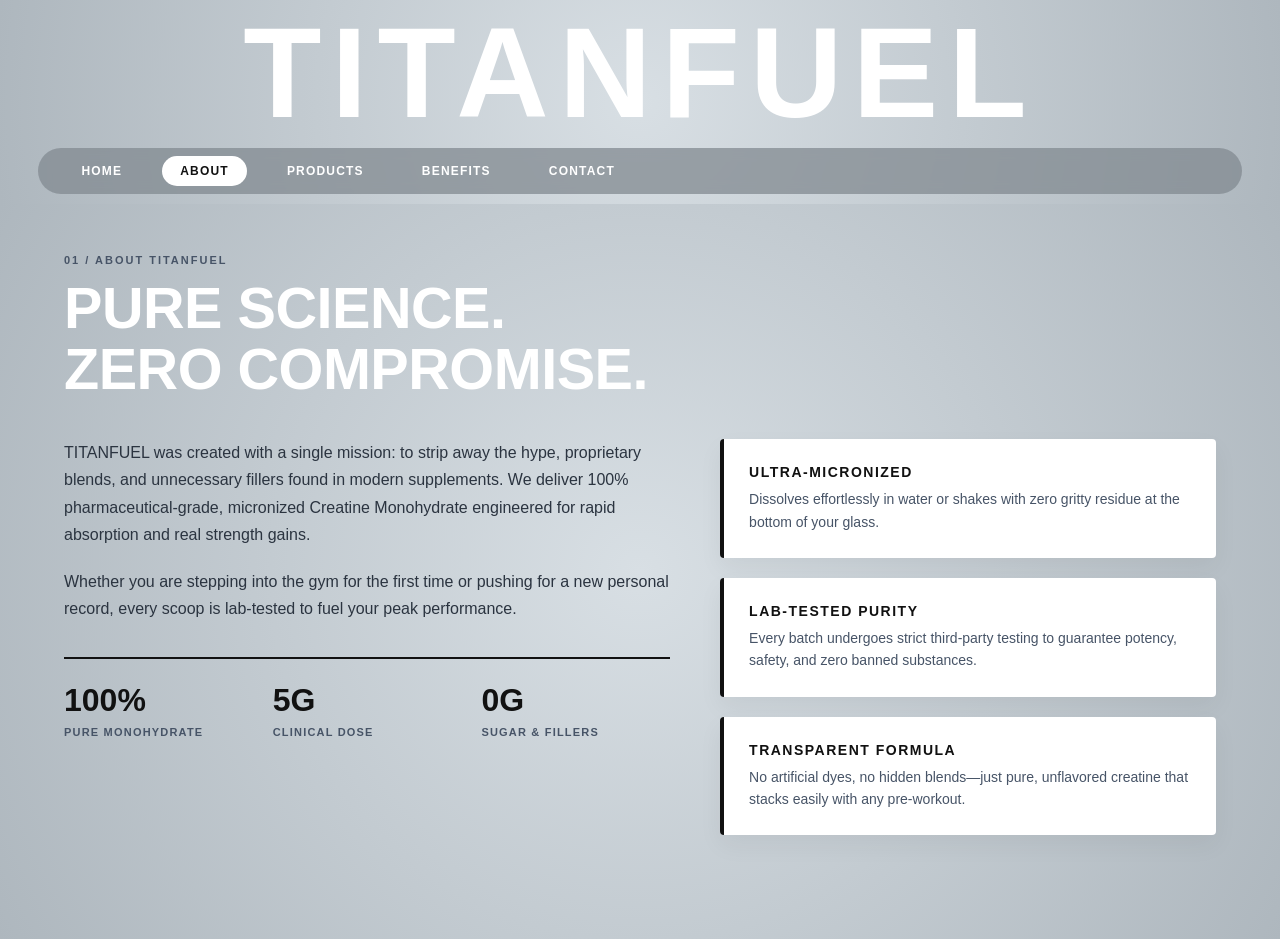
<file: about.html>
<!DOCTYPE html>
<html lang="en">
<head>
  <meta charset="UTF-8">
  <meta name="viewport" content="width=device-width, initial-scale=1.0">
  <title>TITANFUEL | About Us</title>
  <link rel="stylesheet" href="about.css">
</head>
<body>

  <!-- Navigation Bar -->
  <header>
    <div class="brand-banner">TITANFUEL</div>
    <nav>
      <div class="nav-left">
        <a href="home.html">HOME</a>
        <a href="about.html" class="active">ABOUT</a>
        <a href="products.html">PRODUCTS</a>
        <a href="benefits.html">BENEFITS</a>
        <a href="contact.html">CONTACT</a>
      </div>
    </nav>
  </header>

  <!-- About Section Content -->
  <section class="about-page">
    <div class="about-header">
      <span class="section-tag">01 / ABOUT TITANFUEL</span>
      <h2>PURE SCIENCE.<br>ZERO COMPROMISE.</h2>
    </div>

    <div class="about-grid">
      <div class="about-story">
        <p>
          TITANFUEL was created with a single mission: to strip away the hype, proprietary blends, and unnecessary fillers found in modern supplements. We deliver 100% pharmaceutical-grade, micronized Creatine Monohydrate engineered for rapid absorption and real strength gains.
        </p>
        <p>
          Whether you are stepping into the gym for the first time or pushing for a new personal record, every scoop is lab-tested to fuel your peak performance.
        </p>

        <div class="about-metrics">
          <div class="metric">
            <h3>100%</h3>
            <span>PURE MONOHYDRATE</span>
          </div>
          <div class="metric">
            <h3>5G</h3>
            <span>CLINICAL DOSE</span>
          </div>
          <div class="metric">
            <h3>0G</h3>
            <span>SUGAR & FILLERS</span>
          </div>
        </div>
      </div>

      <div class="about-pillars">
        <div class="pillar-item">
          <h4>ULTRA-MICRONIZED</h4>
          <p>Dissolves effortlessly in water or shakes with zero gritty residue at the bottom of your glass.</p>
        </div>

        <div class="pillar-item">
          <h4>LAB-TESTED PURITY</h4>
          <p>Every batch undergoes strict third-party testing to guarantee potency, safety, and zero banned substances.</p>
        </div>

        <div class="pillar-item">
          <h4>TRANSPARENT FORMULA</h4>
          <p>No artificial dyes, no hidden blends—just pure, unflavored creatine that stacks easily with any pre-workout.</p>
        </div>
      </div>
    </div>
  </section>

</body>
</html>
</file>
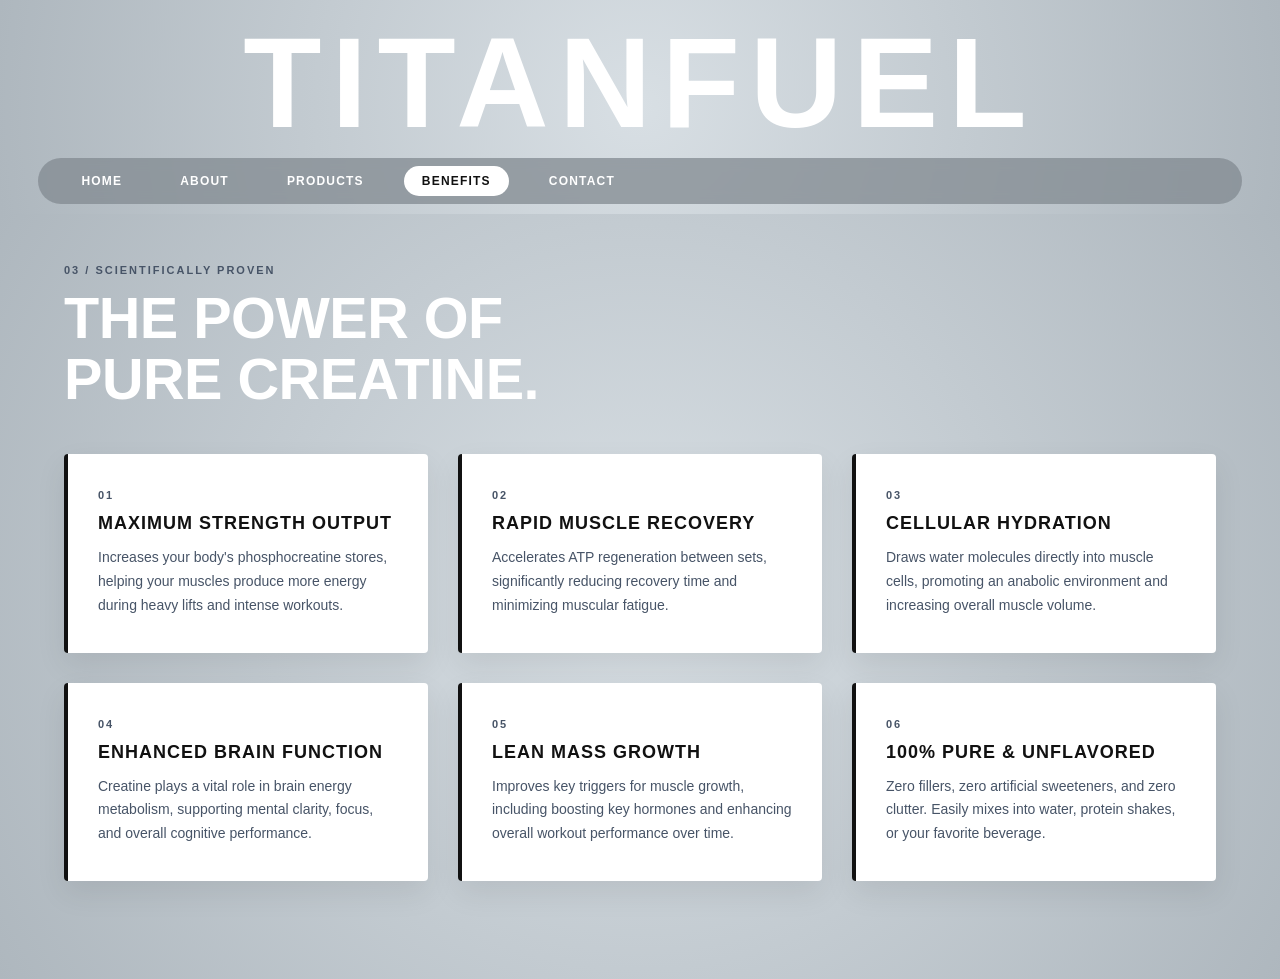
<file: benefits.html>
<!DOCTYPE html>
<html lang="en">
<head>
  <meta charset="UTF-8">
  <meta name="viewport" content="width=device-width, initial-scale=1.0">
  <title>TITANFUEL | Benefits</title>
  <link rel="stylesheet" href="benefits.css">
</head>
<body>

  <!-- Navigation Bar -->
  <header>
    <div class="brand-banner">TITANFUEL</div>
    <nav>
      <div class="nav-left">
        <a href="home.html">HOME</a>
        <a href="about.html">ABOUT</a>
        <a href="products.html">PRODUCTS</a>
        <a href="benefits.html" class="active">BENEFITS</a>
        <a href="contact.html">CONTACT</a>
      </div>
    </nav>
  </header>

  <!-- Benefits Section Content -->
  <section class="benefits-page">
    <div class="benefits-header">
      <span class="section-tag">03 / SCIENTIFICALLY PROVEN</span>
      <h2>THE POWER OF<br>PURE CREATINE.</h2>
    </div>

    <div class="benefits-grid">
      
      <!-- Benefit 1 -->
      <div class="benefit-card">
        <span class="benefit-num">01</span>
        <h3>MAXIMUM STRENGTH OUTPUT</h3>
        <p>Increases your body's phosphocreatine stores, helping your muscles produce more energy during heavy lifts and intense workouts.</p>
      </div>

      <!-- Benefit 2 -->
      <div class="benefit-card">
        <span class="benefit-num">02</span>
        <h3>RAPID MUSCLE RECOVERY</h3>
        <p>Accelerates ATP regeneration between sets, significantly reducing recovery time and minimizing muscular fatigue.</p>
      </div>

      <!-- Benefit 3 -->
      <div class="benefit-card">
        <span class="benefit-num">03</span>
        <h3>CELLULAR HYDRATION</h3>
        <p>Draws water molecules directly into muscle cells, promoting an anabolic environment and increasing overall muscle volume.</p>
      </div>

      <!-- Benefit 4 -->
      <div class="benefit-card">
        <span class="benefit-num">04</span>
        <h3>ENHANCED BRAIN FUNCTION</h3>
        <p>Creatine plays a vital role in brain energy metabolism, supporting mental clarity, focus, and overall cognitive performance.</p>
      </div>

      <!-- Benefit 5 -->
      <div class="benefit-card">
        <span class="benefit-num">05</span>
        <h3>LEAN MASS GROWTH</h3>
        <p>Improves key triggers for muscle growth, including boosting key hormones and enhancing overall workout performance over time.</p>
      </div>

      <!-- Benefit 6 -->
      <div class="benefit-card">
        <span class="benefit-num">06</span>
        <h3>100% PURE & UNFLAVORED</h3>
        <p>Zero fillers, zero artificial sweeteners, and zero clutter. Easily mixes into water, protein shakes, or your favorite beverage.</p>
      </div>

    </div>
  </section>

</body>
</html>
</file>
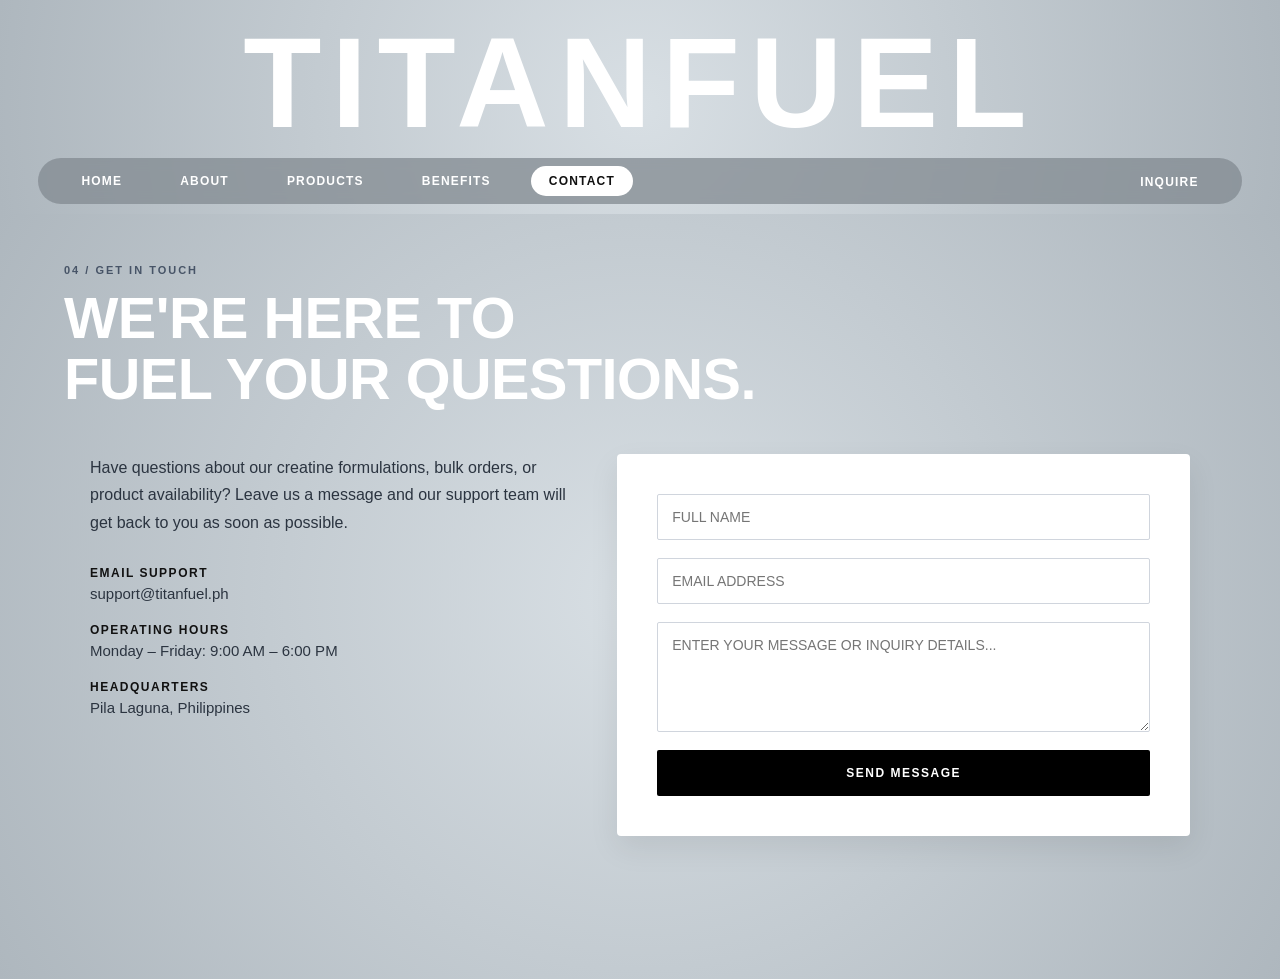
<file: contact.html>
<!DOCTYPE html>
<html lang="en">
<head>
  <meta charset="UTF-8">
  <meta name="viewport" content="width=device-width, initial-scale=1.0">
  <title>TITANFUEL | Contact Us</title>
  <link rel="stylesheet" href="contact.css">
</head>
<body>

  <!-- Navigation Bar -->
  <header>
    <div class="brand-banner">TITANFUEL</div>
    <nav>
      <div class="nav-left">
        <a href="home.html">HOME</a>
        <a href="about.html">ABOUT</a>
        <a href="products.html">PRODUCTS</a>
        <a href="benefits.html">BENEFITS</a>
        <a href="contact.html" class="active">CONTACT</a>
      </div>
      <div class="nav-right">
        <a href="contact.html">INQUIRE</a>
      </div>
    </nav>
  </header>

  <!-- Contact Section Content -->
  <section class="contact-page">
    <div class="contact-header">
      <span class="section-tag">04 / GET IN TOUCH</span>
      <h2>WE'RE HERE TO<br>FUEL YOUR QUESTIONS.</h2>
    </div>

    <div class="contact-grid">
      <div class="contact-info">
        <p>Have questions about our creatine formulations, bulk orders, or product availability? Leave us a message and our support team will get back to you as soon as possible.</p>
        
        <div class="info-item">
          <h4>EMAIL SUPPORT</h4>
          <span>support@titanfuel.ph</span>
        </div>

        <div class="info-item">
          <h4>OPERATING HOURS</h4>
          <span>Monday – Friday: 9:00 AM – 6:00 PM</span>
        </div>

        <div class="info-item">
          <h4>HEADQUARTERS</h4>
          <span>Pila Laguna, Philippines</span>
        </div>
      </div>

      <!-- Pure static form without onsubmit or JS -->
      <form class="contact-form">
        <input type="text" placeholder="FULL NAME" required>
        <input type="email" placeholder="EMAIL ADDRESS" required>
        <textarea rows="5" placeholder="ENTER YOUR MESSAGE OR INQUIRY DETAILS..." required></textarea>
        <button type="submit" class="submit-btn">SEND MESSAGE</button>
      </form>
    </div>
  </section>

</body>
</html>
</file>
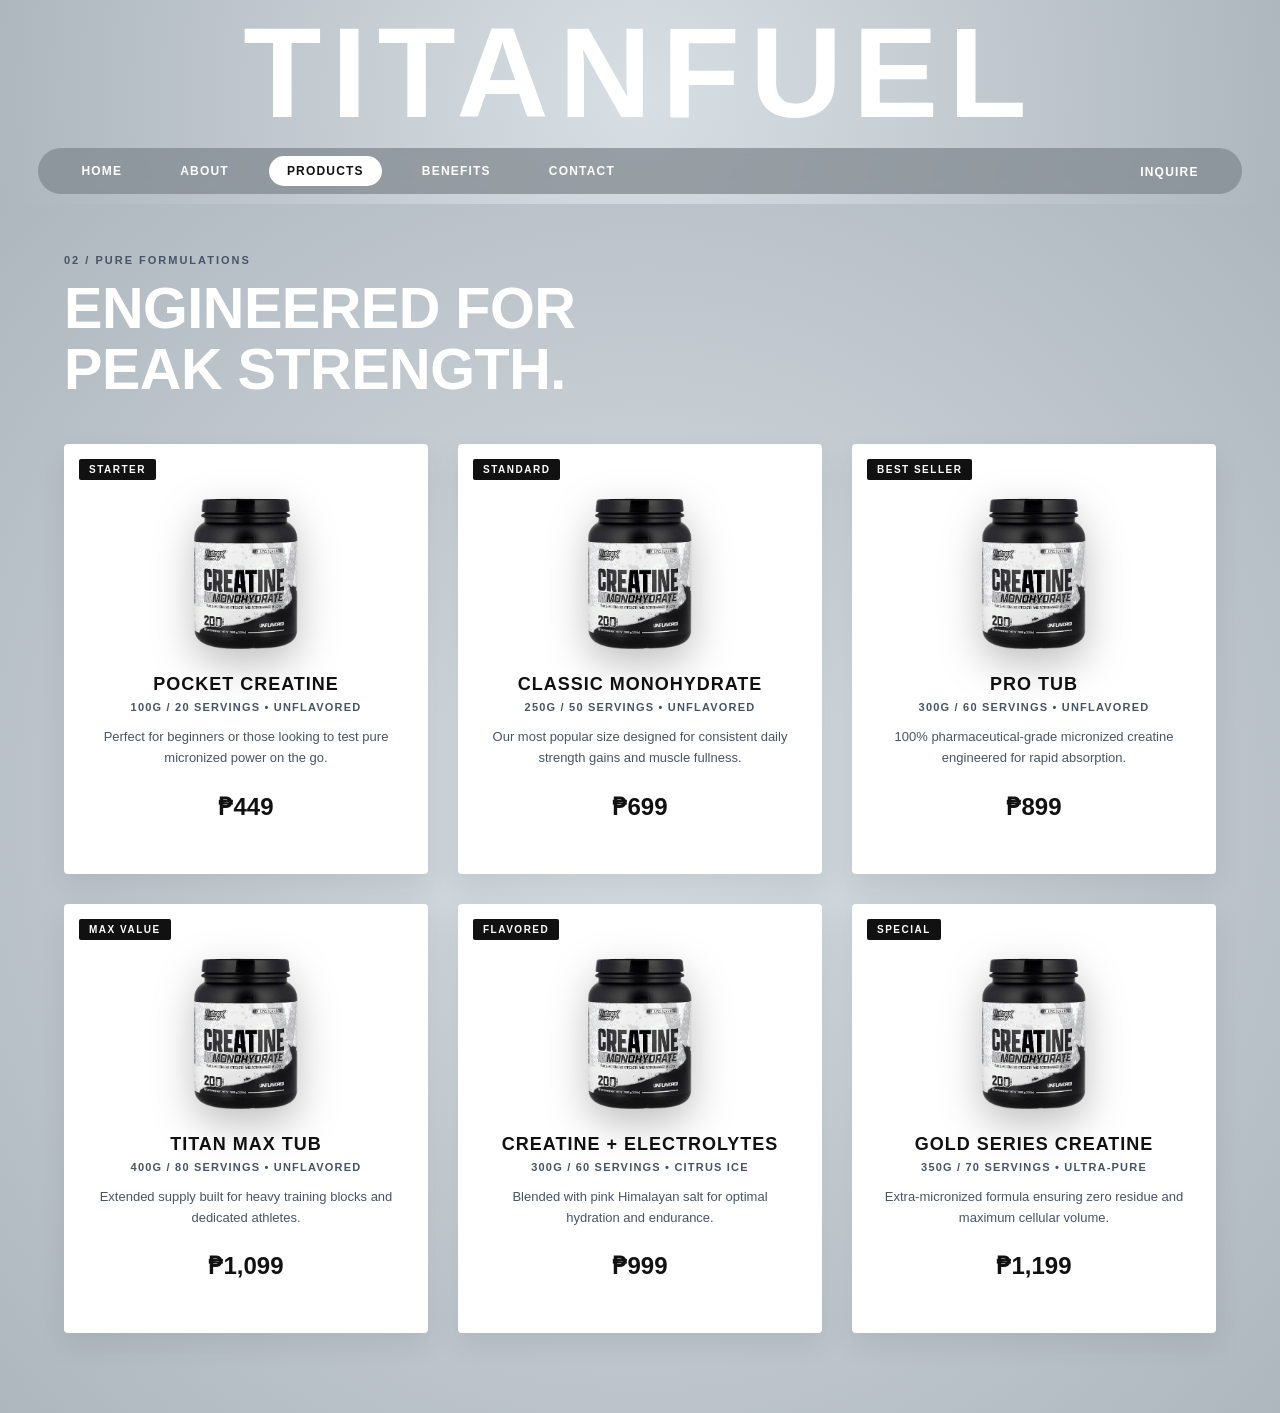
<file: products.html>
<!DOCTYPE html>
<html lang="en">
<head>
  <meta charset="UTF-8">
  <meta name="viewport" content="width=device-width, initial-scale=1.0">
  <title>TITANFUEL | Products</title>
  <link rel="stylesheet" href="products.css">
</head>
<body>

  <!-- Navigation Bar -->
  <header>
    <div class="brand-banner">TITANFUEL</div>
    <nav>
      <div class="nav-left">
        <a href="home.html">HOME</a>
        <a href="about.html">ABOUT</a>
        <a href="products.html" class="active">PRODUCTS</a>
        <a href="benefits.html">BENEFITS</a>
        <a href="contact.html">CONTACT</a>
      </div>
      <div class="nav-right">
        <a href="contact.html">INQUIRE</a>
      </div>
    </nav>
  </header>

  <!-- Products Section Content -->
  <section class="products-page">
    <div class="products-header">
      <span class="section-tag">02 / PURE FORMULATIONS</span>
      <h2>ENGINEERED FOR<br>PEAK STRENGTH.</h2>
    </div>

    <div class="products-grid">
      
      <!-- Product 1 -->
      <div class="product-card">
        <div class="product-badge">STARTER</div>
        <img src="creatine.png" alt="Creatine Monohydrate 100g">
        <div class="product-info">
          <h3>POCKET CREATINE</h3>
          <span class="product-weight">100G / 20 SERVINGS • UNFLAVORED</span>
          <p>Perfect for beginners or those looking to test pure micronized power on the go.</p>
        </div>
        <div class="product-footer">
          <span class="price">₱449</span>
        </div>
      </div>

      <!-- Product 2 -->
      <div class="product-card">
        <div class="product-badge">STANDARD</div>
        <img src="creatine.png" alt="Creatine Monohydrate 250g">
        <div class="product-info">
          <h3>CLASSIC MONOHYDRATE</h3>
          <span class="product-weight">250G / 50 SERVINGS • UNFLAVORED</span>
          <p>Our most popular size designed for consistent daily strength gains and muscle fullness.</p>
        </div>
        <div class="product-footer">
          <span class="price">₱699</span>
        </div>
      </div>

      <!-- Product 3 -->
      <div class="product-card">
        <div class="product-badge">BEST SELLER</div>
        <img src="creatine.png" alt="Creatine Monohydrate 300g">
        <div class="product-info">
          <h3>PRO TUB</h3>
          <span class="product-weight">300G / 60 SERVINGS • UNFLAVORED</span>
          <p>100% pharmaceutical-grade micronized creatine engineered for rapid absorption.</p>
        </div>
        <div class="product-footer">
          <span class="price">₱899</span>
        </div>
      </div>

      <!-- Product 4 -->
      <div class="product-card">
        <div class="product-badge">MAX VALUE</div>
        <img src="creatine.png" alt="Creatine Monohydrate 400g">
        <div class="product-info">
          <h3>TITAN MAX TUB</h3>
          <span class="product-weight">400G / 80 SERVINGS • UNFLAVORED</span>
          <p>Extended supply built for heavy training blocks and dedicated athletes.</p>
        </div>
        <div class="product-footer">
          <span class="price">₱1,099</span>
        </div>
      </div>

      <!-- Product 5 -->
      <div class="product-card">
        <div class="product-badge">FLAVORED</div>
        <img src="creatine.png" alt="Creatine + Electrolytes">
        <div class="product-info">
          <h3>CREATINE + ELECTROLYTES</h3>
          <span class="product-weight">300G / 60 SERVINGS • CITRUS ICE</span>
          <p>Blended with pink Himalayan salt for optimal hydration and endurance.</p>
        </div>
        <div class="product-footer">
          <span class="price">₱999</span>
        </div>
      </div>

      <!-- Product 6 -->
      <div class="product-card">
        <div class="product-badge">SPECIAL</div>
        <img src="creatine.png" alt="Creatine Monohydrate Micronized Gold">
        <div class="product-info">
          <h3>GOLD SERIES CREATINE</h3>
          <span class="product-weight">350G / 70 SERVINGS • ULTRA-PURE</span>
          <p>Extra-micronized formula ensuring zero residue and maximum cellular volume.</p>
        </div>
        <div class="product-footer">
          <span class="price">₱1,199</span>
        </div>
      </div>

    </div>
  </section>

</body>
</html>
</file>
<file: about.css>
* {
  margin: 0;
  padding: 0;
  box-sizing: border-box;
  font-family: 'Helvetica Neue', Arial, sans-serif;
}

body {
  background-color: #c2cad0;
  color: #ffffff;
}

/* Header & Pill-Shaped Nav Styling (Eksaktong kapareho ng Home) */
header {
  padding: 15px 3% 10px;
  background: radial-gradient(circle at center, #d8dfe4 0%, #aeb7be 100%);
}

.brand-banner {
  font-size: clamp(3.2rem, 10vw, 8.5rem);
  font-weight: 900;
  letter-spacing: 0.08em;
  text-align: center;
  line-height: 0.9;
  color: #ffffff;
  text-transform: uppercase;
  user-select: none;
  margin-bottom: 18px;
}

nav {
  display: flex;
  justify-content: space-between;
  align-items: center;
  background-color: rgba(130, 138, 145, 0.75);
  padding: 8px 25px;
  border-radius: 50px;
  backdrop-filter: blur(6px);
}

.nav-left {
  display: flex;
  align-items: center;
  gap: 22px;
}

nav a {
  color: #ffffff;
  text-decoration: none;
  font-size: 12px;
  font-weight: 700;
  letter-spacing: 1.2px;
  padding: 8px 18px;
  border-radius: 30px;
  transition: all 0.2s ease;
}

nav a:hover {
  opacity: 0.8;
}

/* Puting pill button para sa Active link (ABOUT) */
nav a.active {
  background-color: #ffffff;
  color: #111111;
}

/* About Page Content */
.about-page {
  padding: 50px 5%;
  min-height: calc(85vh - 30px);
  background: radial-gradient(circle at center, #d8dfe4 0%, #aeb7be 100%);
}

.about-header {
  margin-bottom: 40px;
}

.section-tag {
  display: block;
  font-size: 11px;
  font-weight: 800;
  letter-spacing: 2px;
  color: #475467;
  margin-bottom: 12px;
  text-transform: uppercase;
}

.about-header h2 {
  font-size: clamp(2.2rem, 4.5vw, 3.8rem);
  font-weight: 900;
  line-height: 1.05;
  letter-spacing: -0.5px;
  text-transform: uppercase;
  color: #ffffff;
}

.about-grid {
  display: grid;
  grid-template-columns: 1.1fr 0.9fr;
  gap: 50px;
  align-items: start;
  max-width: 1200px;
  margin: 0 auto;
}

.about-story p {
  font-size: 16px;
  line-height: 1.7;
  color: #2b3440;
  margin-bottom: 20px;
}

/* Key Metrics Row */
.about-metrics {
  display: grid;
  grid-template-columns: repeat(3, 1fr);
  gap: 20px;
  margin-top: 35px;
  padding-top: 25px;
  border-top: 2px solid #111111;
}

.metric h3 {
  font-size: 32px;
  font-weight: 900;
  line-height: 1;
  margin-bottom: 6px;
  color: #111111;
}

.metric span {
  font-size: 11px;
  font-weight: 700;
  letter-spacing: 1.2px;
  color: #475467;
}

/* Right Side Pillars */
.about-pillars {
  display: flex;
  flex-direction: column;
  gap: 20px;
}

.pillar-item {
  padding: 25px;
  background-color: #ffffff;
  border-radius: 4px;
  border-left: 4px solid #111111;
  box-shadow: 0 10px 25px rgba(0, 0, 0, 0.05);
}

.pillar-item h4 {
  font-size: 14px;
  font-weight: 800;
  letter-spacing: 1.5px;
  margin-bottom: 8px;
  color: #111111;
}

.pillar-item p {
  font-size: 14px;
  line-height: 1.6;
  color: #475467;
}

/* Responsive View */
@media (max-width: 768px) {
  nav {
    flex-direction: column;
    border-radius: 20px;
    gap: 12px;
    padding: 15px;
  }

  .nav-left {
    flex-wrap: wrap;
    justify-content: center;
    gap: 10px;
  }

  .about-grid {
    grid-template-columns: 1fr;
    gap: 30px;
  }

  .about-metrics {
    grid-template-columns: 1fr;
    gap: 20px;
  }
}
</file>
<file: benefits.css>
* {
  margin: 0;
  padding: 0;
  box-sizing: border-box;
  font-family: 'Helvetica Neue', Arial, sans-serif;
}

body {
  background-color: #c2cad0;
  color: #ffffff;
}

/* Header & Pill-Shaped Nav Styling */
header {
  padding: 25px 3% 10px;
  background: radial-gradient(circle at center, #d8dfe4 0%, #aeb7be 100%);
}

.brand-banner {
  font-size: clamp(3.2rem, 10vw, 8.5rem);
  font-weight: 900;
  letter-spacing: 0.08em;
  text-align: center;
  line-height: 0.9;
  color: #ffffff;
  text-transform: uppercase;
  user-select: none;
  margin-bottom: 18px;
}

nav {
  display: flex;
  justify-content: space-between;
  align-items: center;
  background-color: rgba(130, 138, 145, 0.75);
  padding: 8px 25px;
  border-radius: 50px;
  backdrop-filter: blur(6px);
}

.nav-left {
  display: flex;
  align-items: center;
  gap: 22px;
}

nav a {
  color: #ffffff;
  text-decoration: none;
  font-size: 12px;
  font-weight: 700;
  letter-spacing: 1.2px;
  padding: 8px 18px;
  border-radius: 30px;
  transition: all 0.2s ease;
}

nav a:hover {
  opacity: 0.8;
}

nav a.active {
  background-color: #ffffff;
  color: #111111;
}

/* Benefits Page Content */
.benefits-page {
  padding: 50px 5% 80px;
  min-height: 85vh;
  background: radial-gradient(circle at center, #d8dfe4 0%, #aeb7be 100%);
}

.benefits-header {
  margin-bottom: 45px;
}

.section-tag {
  display: block;
  font-size: 11px;
  font-weight: 800;
  letter-spacing: 2px;
  color: #475467;
  margin-bottom: 12px;
  text-transform: uppercase;
}

.benefits-header h2 {
  font-size: clamp(2.2rem, 4.5vw, 3.8rem);
  font-weight: 900;
  line-height: 1.05;
  letter-spacing: -0.5px;
  text-transform: uppercase;
  color: #ffffff;
}

/* Benefits Cards Grid */
.benefits-grid {
  display: grid;
  grid-template-columns: repeat(3, 1fr);
  gap: 30px;
  max-width: 1200px;
  margin: 0 auto;
}

.benefit-card {
  background-color: #ffffff;
  padding: 35px 30px;
  border-radius: 4px;
  border-left: 4px solid #111111;
  box-shadow: 0 12px 30px rgba(0, 0, 0, 0.08);
  transition: transform 0.3s ease, box-shadow 0.3s ease;
}

.benefit-card:hover {
  transform: translateY(-6px);
  box-shadow: 0 18px 40px rgba(0, 0, 0, 0.14);
}

.benefit-num {
  display: block;
  font-size: 11px;
  font-weight: 800;
  letter-spacing: 2px;
  color: #475467;
  margin-bottom: 12px;
}

.benefit-card h3 {
  font-size: 18px;
  font-weight: 900;
  letter-spacing: 1px;
  margin-bottom: 12px;
  color: #111111;
}

.benefit-card p {
  color: #475467;
  font-size: 14px;
  line-height: 1.7;
}

@media (max-width: 1024px) {
  .benefits-grid {
    grid-template-columns: repeat(2, 1fr);
  }
}

@media (max-width: 768px) {
  nav {
    flex-direction: column;
    border-radius: 20px;
    gap: 12px;
    padding: 15px;
  }

  .nav-left {
    flex-wrap: wrap;
    justify-content: center;
    gap: 10px;
  }

  .benefits-grid {
    grid-template-columns: 1fr;
    gap: 25px;
  }
}
</file>
<file: contact.css>
* {
  margin: 0;
  padding: 0;
  box-sizing: border-box;
  font-family: 'Helvetica Neue', Arial, sans-serif;
}

body {
  background-color: #c2cad0;
  color: #ffffff;
}

/* Header & Pill-Shaped Nav Styling */
header {
  padding: 25px 3% 10px;
  background: radial-gradient(circle at center, #d8dfe4 0%, #aeb7be 100%);
}

.brand-banner {
  font-size: clamp(3.2rem, 10vw, 8.5rem);
  font-weight: 900;
  letter-spacing: 0.08em;
  text-align: center;
  line-height: 0.9;
  color: #ffffff;
  text-transform: uppercase;
  user-select: none;
  margin-bottom: 18px;
}

nav {
  display: flex;
  justify-content: space-between;
  align-items: center;
  background-color: rgba(130, 138, 145, 0.75);
  padding: 8px 25px;
  border-radius: 50px;
  backdrop-filter: blur(6px);
}

.nav-left {
  display: flex;
  align-items: center;
  gap: 22px;
}

nav a {
  color: #ffffff;
  text-decoration: none;
  font-size: 12px;
  font-weight: 700;
  letter-spacing: 1.2px;
  padding: 8px 18px;
  border-radius: 30px;
  transition: all 0.2s ease;
}

nav a:hover {
  opacity: 0.8;
}

nav a.active {
  background-color: #ffffff;
  color: #111111;
}

/* Contact Page Content */
.contact-page {
  padding: 50px 5% 80px;
  min-height: 85vh;
  background: radial-gradient(circle at center, #d8dfe4 0%, #aeb7be 100%);
}

.contact-header {
  margin-bottom: 45px;
}

.section-tag {
  display: block;
  font-size: 11px;
  font-weight: 800;
  letter-spacing: 2px;
  color: #475467;
  margin-bottom: 12px;
  text-transform: uppercase;
}

.contact-header h2 {
  font-size: clamp(2.2rem, 4.5vw, 3.8rem);
  font-weight: 900;
  line-height: 1.05;
  letter-spacing: -0.5px;
  text-transform: uppercase;
  color: #ffffff;
}

.contact-grid {
  display: grid;
  grid-template-columns: 1fr 1.2fr;
  gap: 50px;
  max-width: 1100px;
  margin: 0 auto;
}

.contact-info p {
  font-size: 16px;
  line-height: 1.7;
  color: #2b3440;
  margin-bottom: 30px;
}

.info-item {
  margin-bottom: 20px;
}

.info-item h4 {
  font-size: 12px;
  font-weight: 800;
  letter-spacing: 1.5px;
  color: #111111;
  margin-bottom: 5px;
}

.info-item span {
  font-size: 15px;
  color: #2b3440;
}

.contact-form {
  background-color: #ffffff;
  padding: 40px;
  border-radius: 4px;
  box-shadow: 0 12px 30px rgba(0, 0, 0, 0.08);
  display: flex;
  flex-direction: column;
  gap: 18px;
}

.contact-form input,
.contact-form textarea {
  width: 100%;
  padding: 14px;
  border: 1px solid #d0d5dd;
  border-radius: 2px;
  font-size: 14px;
  color: #111111;
  outline: none;
}

.contact-form input:focus,
.contact-form textarea:focus {
  border-color: #000000;
}

.submit-btn {
  background-color: #000000;
  color: #ffffff;
  border: none;
  font-size: 12px;
  font-weight: bold;
  letter-spacing: 1.5px;
  padding: 16px;
  text-transform: uppercase;
  cursor: pointer;
  border-radius: 2px;
  transition: background-color 0.2s;
}

.submit-btn:hover {
  background-color: #222222;
}

@media (max-width: 768px) {
  nav {
    flex-direction: column;
    border-radius: 20px;
    gap: 12px;
    padding: 15px;
  }

  .nav-left {
    flex-wrap: wrap;
    justify-content: center;
    gap: 10px;
  }

  .contact-grid {
    grid-template-columns: 1fr;
    gap: 40px;
  }
}
</file>
<file: products.css>
* {
  margin: 0;
  padding: 0;
  box-sizing: border-box;
  font-family: 'Helvetica Neue', Arial, sans-serif;
}

body {
  background-color: #c2cad0;
  color: #ffffff;
}

/* Top Announcement Bar */
.announcement-bar {
  background-color: #000000;
  color: #ffffff;
  text-align: center;
  font-size: 11px;
  font-weight: bold;
  letter-spacing: 1.5px;
  padding: 8px 15px;
  text-transform: uppercase;
}

/* Header & Pill-Shaped Nav Styling */
header {
  padding: 15px 3% 10px;
  background: radial-gradient(circle at center, #d8dfe4 0%, #aeb7be 100%);
}

.brand-banner {
  font-size: clamp(3.2rem, 10vw, 8.5rem);
  font-weight: 900;
  letter-spacing: 0.08em;
  text-align: center;
  line-height: 0.9;
  color: #ffffff;
  text-transform: uppercase;
  user-select: none;
  margin-bottom: 18px;
}

nav {
  display: flex;
  justify-content: space-between;
  align-items: center;
  background-color: rgba(130, 138, 145, 0.75);
  padding: 8px 25px;
  border-radius: 50px;
  backdrop-filter: blur(6px);
}

.nav-left {
  display: flex;
  align-items: center;
  gap: 22px;
}

nav a {
  color: #ffffff;
  text-decoration: none;
  font-size: 12px;
  font-weight: 700;
  letter-spacing: 1.2px;
  padding: 8px 18px;
  border-radius: 30px;
  transition: all 0.2s ease;
}

nav a:hover {
  opacity: 0.8;
}

nav a.active {
  background-color: #ffffff;
  color: #111111;
}

/* Products Page Content */
.products-page {
  padding: 50px 5% 80px;
  min-height: calc(85vh - 30px);
  background: radial-gradient(circle at center, #d8dfe4 0%, #aeb7be 100%);
}

.products-header {
  margin-bottom: 45px;
}

.section-tag {
  display: block;
  font-size: 11px;
  font-weight: 800;
  letter-spacing: 2px;
  color: #475467;
  margin-bottom: 12px;
  text-transform: uppercase;
}

.products-header h2 {
  font-size: clamp(2.2rem, 4.5vw, 3.8rem);
  font-weight: 900;
  line-height: 1.05;
  letter-spacing: -0.5px;
  text-transform: uppercase;
  color: #ffffff;
}

/* Product Cards Grid (3 columns) */
.products-grid {
  display: grid;
  grid-template-columns: repeat(3, 1fr);
  gap: 30px;
  max-width: 1200px;
  margin: 0 auto;
}

.product-card {
  background-color: #ffffff;
  border-radius: 4px;
  padding: 35px 28px;
  text-align: center;
  position: relative;
  box-shadow: 0 12px 30px rgba(0, 0, 0, 0.08);
  transition: transform 0.3s ease, box-shadow 0.3s ease;
  display: flex;
  flex-direction: column;
  justify-content: space-between;
}

.product-card:hover {
  transform: translateY(-6px);
  box-shadow: 0 18px 40px rgba(0, 0, 0, 0.14);
}

.product-badge {
  position: absolute;
  top: 15px;
  left: 15px;
  background-color: #111111;
  color: #ffffff;
  font-size: 10px;
  font-weight: 800;
  letter-spacing: 1.5px;
  padding: 5px 10px;
  border-radius: 2px;
}

.product-card img {
  width: 100%;
  max-width: 160px;
  height: 160px;
  object-fit: contain;
  margin: 15px auto 20px;
  filter: drop-shadow(0 15px 20px rgba(0, 0, 0, 0.25));
}

.product-info h3 {
  font-size: 18px;
  font-weight: 900;
  letter-spacing: 1px;
  color: #111111;
  margin-bottom: 6px;
}

.product-weight {
  display: block;
  font-size: 11px;
  font-weight: 700;
  letter-spacing: 1.2px;
  color: #475467;
  margin-bottom: 14px;
}

.product-info p {
  font-size: 13px;
  line-height: 1.6;
  color: #475467;
  margin-bottom: 24px;
}

.price {
  display: block;
  font-size: 24px;
  font-weight: 900;
  color: #111111;
  margin-bottom: 18px;
}

.order-btn {
  display: block;
  background-color: #000000;
  color: #ffffff;
  text-decoration: none;
  font-size: 12px;
  font-weight: bold;
  letter-spacing: 1.5px;
  padding: 14px 0;
  text-transform: uppercase;
  border-radius: 2px;
  transition: background-color 0.2s;
}

.order-btn:hover {
  background-color: #222222;
}

/* Responsive View */
@media (max-width: 1024px) {
  .products-grid {
    grid-template-columns: repeat(2, 1fr);
  }
}

@media (max-width: 768px) {
  nav {
    flex-direction: column;
    border-radius: 20px;
    gap: 12px;
    padding: 15px;
  }

  .nav-left {
    flex-wrap: wrap;
    justify-content: center;
    gap: 10px;
  }

  .products-grid {
    grid-template-columns: 1fr;
    gap: 25px;
  }
}
</file>
